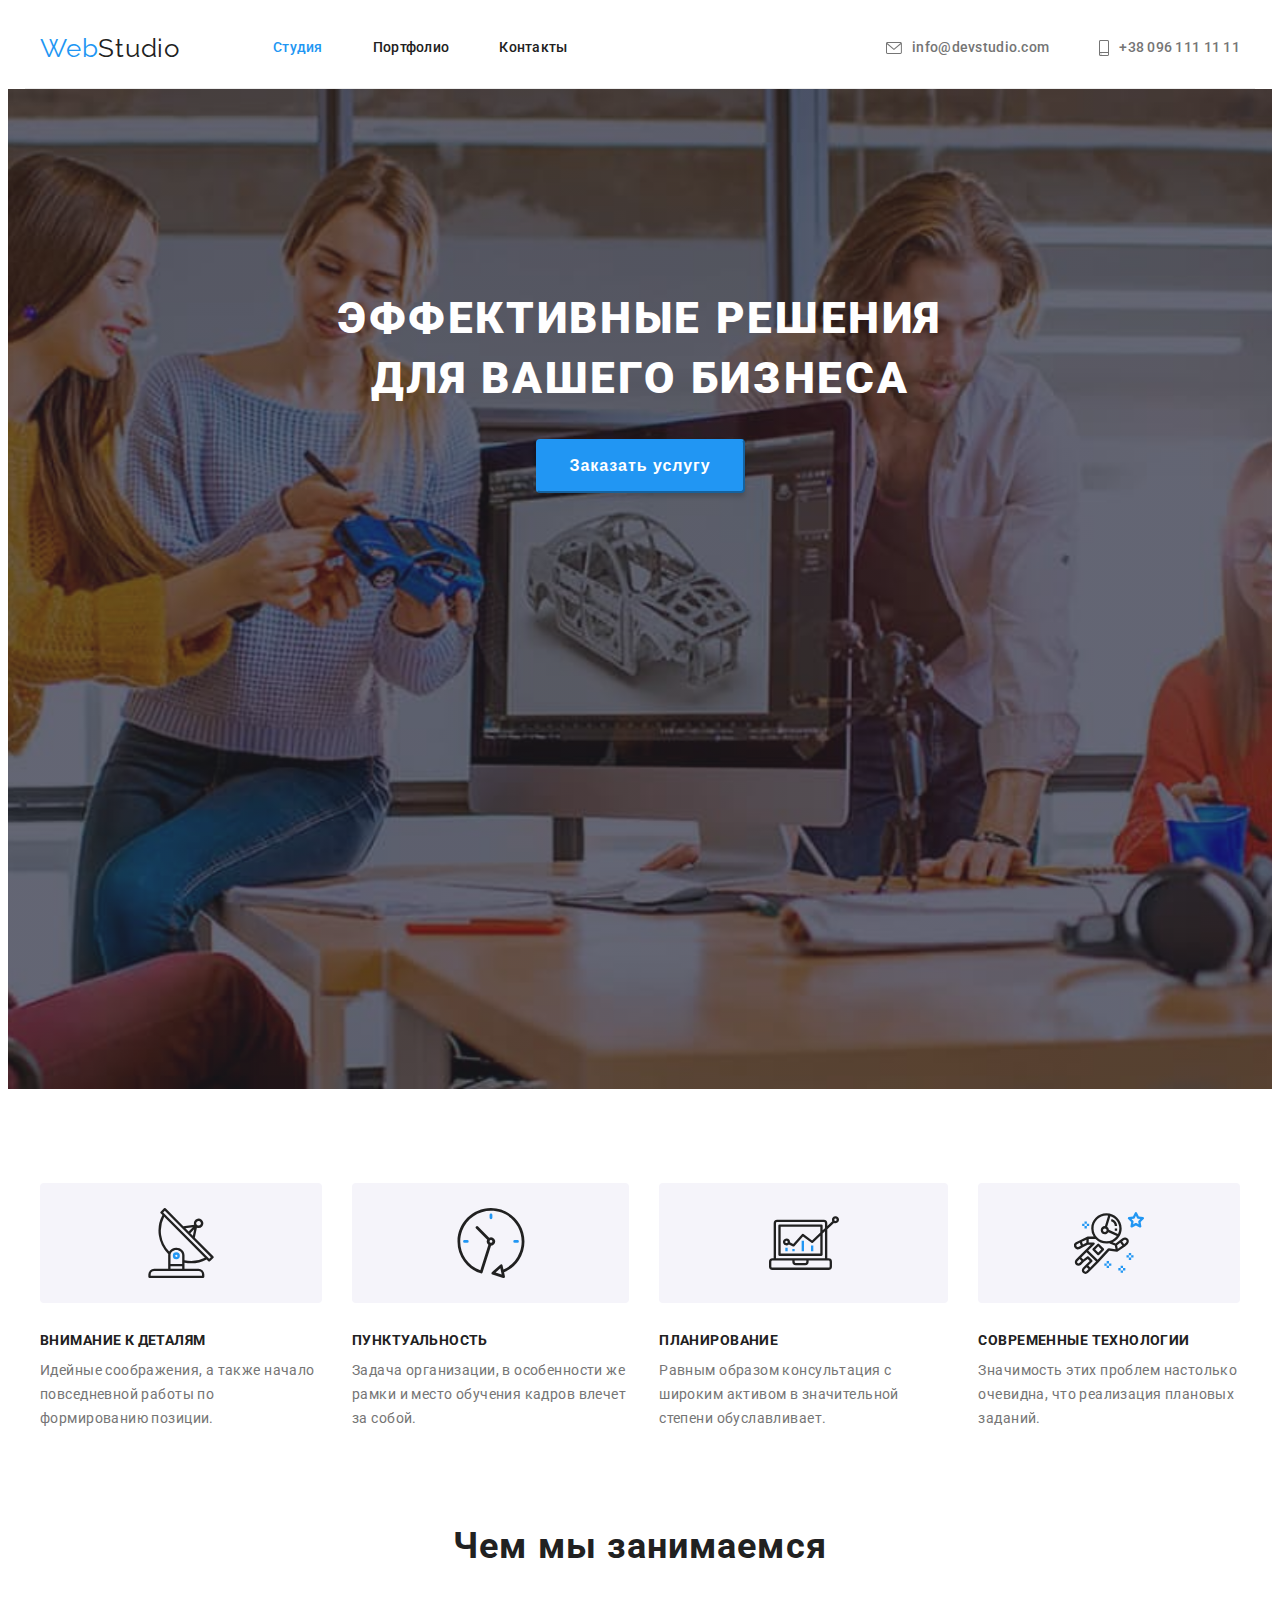
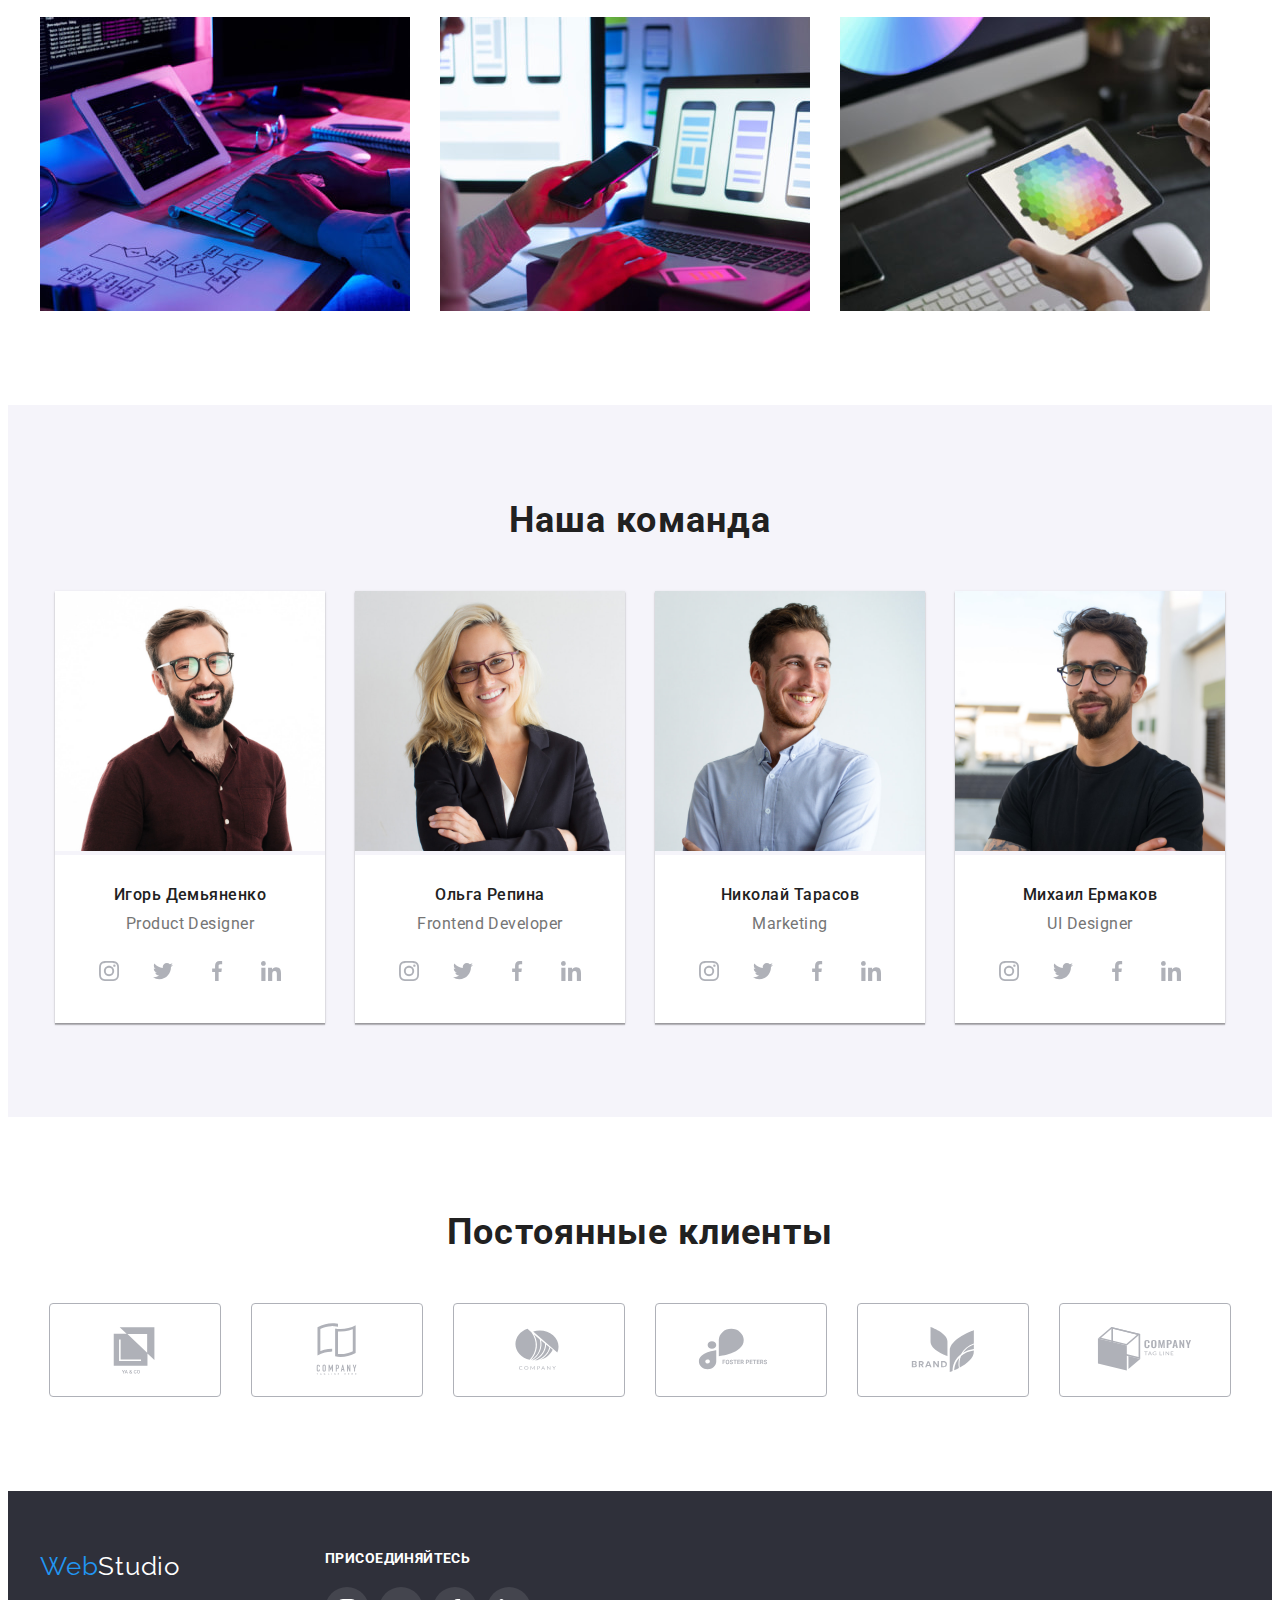
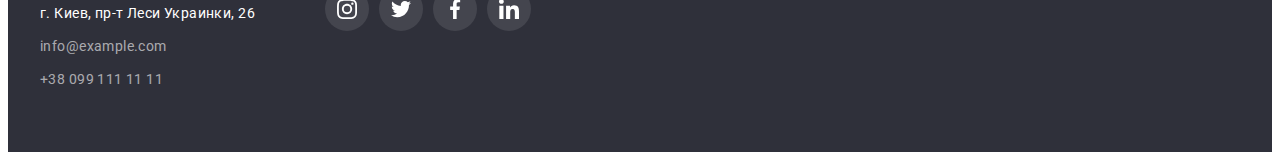
<file: index.html>
<!DOCTYPE html>
<html lang="ru">
<head>
    <meta charset="UTF-8">
    <meta http-equiv="X-UA-Compatible" content="IE=edge">
    <meta name="viewport" content="width=device-width, initial-scale=1.0">
    <title>Document</title>
    <link rel="preconnect" href="https://fonts.googleapis.com"> 
    <link rel="preconnect" href="https://fonts.gstatic.com" crossorigin> 
    <link href="https://fonts.googleapis.com/css2?family=Raleway:wght@700&family=Roboto:wght@400;500;700;900&display=swap" rel="stylesheet">
    <link rel="stylesheet" href="https://cdnjs.cloudflare.com/ajax/libs/modern-normalize/1.1.0/modern-normalize.min.css" integrity="sha512-wpPYUAdjBVSE4KJnH1VR1HeZfpl1ub8YT/NKx4PuQ5NmX2tKuGu6U/JRp5y+Y8XG2tV+wKQpNHVUX03MfMFn9Q==" crossorigin="anonymous" referrerpolicy="no-referrer" />
    <link rel="stylesheet" href="./css/styles.css"/>
</head>
<body>
     <!-- header-->  
    <header class="header">
        <div class="container">   
            <a href="" lang="en" class="logo"><span class="accent">Web</span>Studio </a>
            <nav class="main-nav">
            <ul class="site-nav list"> 
                <li class="item"><a class="site-nav-link current" href="">Студия</a></li>
                <li class="item"><a class="site-nav-link" href="./portfolio.html">Портфолио</a></li> 
                <li class="item"><a class="site-nav-link" href="" >Контакты</a></li>
            </ul>
        </nav>
            <ul class="contact-nav list">
                <li class="item">
                    <a class="contact-nav-link" href="emailto:info@devstudio.com">                     
                        <svg class="contact-icon" width="16" height="12">
                        <use href="./images/sprite.svg#icon-envelope"></use>
                        </svg> info@devstudio.com </a>
                </li>
                <li class="item">
                    <a class="contact-nav-link" href="tel:+380961111111">                     
                        <svg class="contact-icon" width="10" height="16">
                        <use href="./images/sprite.svg#icon-smartphone"></use>
                        </svg> +38 096 111 11 11 </a>
                </li>
            </ul>      
        </div>
    </header>
      
    <main>
        <!--Hero -->
    <section class="hero">
        <div class="container">
        <h1 class="hero-title">Эффективные решения<br>для вашего бизнеса</h1>
        <button class="hero-button">Заказать услугу</button>
        </div>
    </section>
    
        <!--Заголовок для ассистивных технологий-->
        <section class="section">
            <div class="container">   
        <h2 class="visually-hidden">Преимущество студии </h2>
            <ul class="feature-list list">

                <li class="feature-item item">
                    <div class="features-icon">
                    <svg class="icon-feature" width="70" height="70">
                        <use href="./images/sprite.svg#icon-antenna"></use>
                    </svg>
                    </div>
                        <h3 class="feature-title">Внимание к деталям</h3>
                        <p class="feature-text">Идейные соображения, а также начало повседневной работы по формированию позиции.</p>
                   </li>
                <li class="feature-item item">
                    <div class="features-icon">
                        <svg class="icon-feature" width="70" height="70">
                            <use href="./images/sprite.svg#icon-clock"></use>
                        </svg>
                        </div> 
                    <h3 class="feature-title">Пунктуальность</h3>
                    <p class="feature-text">Задача организации, в особенности же рамки и место обучения кадров влечет за собой.</p>
                </li>
                <li class="feature-item item">
                        <div class="features-icon">
                        <svg class="icon-feature" width="70" height="70">
                            <use href="./images/sprite.svg#icon-diagram"></use>
                        </svg>
                        </div>
                    <h3 class="feature-title">Планирование</h3>
                    <p class="feature-text">Равным образом консультация с широким активом в значительной степени обуславливает.</p>
                </li>
                <li class="feature-item item">
                    <div class="features-icon">
                        <svg class="icon-feature" width="70" height="70">
                            <use href="./images/sprite.svg#icon-astronaut"></use>
                        </svg>
                        </div> 
                    <h3 class="feature-title">Современные технологии</h3>
                    <p class="feature-text">Значимость этих проблем настолько очевидна, что реализация плановых заданий.</p>
                </li>
            </ul>
            </div>
    </section>
    <!-- Works-->  
    <section class="section no-padding">
        <div class="container">
        <h2 class="section-title">Чем мы занимаемся</h2>
        <ul class="list work-list">
            <li class="item">
                <img class="img" src="./images/img-1.jpg" alt="Работа с планшетом и клавиатурою" width="370" height="294">
            </li>
            <li class="item">
                <img class="img" src="./images/img-2.jpg" alt="Работа с ноутбуком и телефоном" width="370" height="294" >
            </li>
            <li class="item">
                <img class="img" src="./images/img-3.jpg" alt="Работа с планшетом" width="370" height="294" >
            </li>
        </ul>
    </div>
    </section>

    <!--Staff -->
    <section class="section staff">
        <div class="container">
            <h2 class="section-title">Наша команда</h2>
            <ul class="staff-list list">
                <li class="staff-item item">
                    <img src="./images/img-4.jpg" alt="Игорь Демьяненко" width="270" height="260">
                <div class="staff-info">
                    <h3 class="staff-title">Игорь Демьяненко</h3>
                    <p class="staff-prof" lang="en">Product Designer</p>
                   <ul class="staff-list">
                       <li class="social-item">
                            <a class="social-links" href="instagram">
                             <svg class="social-icon" width="20" height="20">
                                 <use href="./images/sprite.svg#icon-instagram" aria-label="instargam" target="no_blank" rel="noopener noreferer" ></use>
                             </svg>
                             </a>
                        </li>
                        <li class="social-item">
                            <a class="social-links" href="twitter">
                             <svg class="social-icon" width="20" height="20">
                                 <use href="./images/sprite.svg#icon-twitter" aria-label="instargam" target="no_blank" rel="noopener noreferer" ></use>
                             </svg>
                             </a>
                        </li>
                        <li class="social-item">
                            <a class="social-links href="facebook">
                            <svg class="social-icon" width="20" height="20">
                                 <use href="./images/sprite.svg#icon-facebook"aria-label="facebook" target="no_blank" rel="noopener noreferer" ></use>
                             </svg>
                            </a>
                        </li> 
                        <li class="social-item">
                            <a class="social-links" href="linkedin">
                            <svg class="social-icon" width="20" height="20">
                                 <use href="./images/sprite.svg#icon-linkedin"aria-label="linkedin" target="no_blank" rel="noopener noreferer" ></use>
                            </svg>
                            </a>
                        </li> 
                   </ul> 
                </div>
                <li class="staff-item item">
                    <img src="./images/img-5.jpg" alt="Ольга Репина" width="270" height="260">
                <div class="staff-info">
                    <h3 class="staff-title">Ольга Репина</h3>
                    <p class="staff-prof" lang="en">Frontend Developer</p>
                    <ul class="staff-list">
                        <li class="social-item">
                             <a class="social-links" href="instagram">
                              <svg class="social-icon" width="20" height="20">
                                  <use href="./images/sprite.svg#icon-instagram" aria-label="instargam" target="no_blank" rel="noopener noreferer" ></use>
                              </svg>
                              </a>
                        </li>
                        
                        <li class="social-item">
                                <a class="social-links" href="twitter">
                                <svg class="social-icon" width="20" height="20">
                                    <use href="./images/sprite.svg#icon-twitter" aria-label="instargam" target="no_blank" rel="noopener noreferer" ></use>
                                </svg>
                                </a>
                        </li>
                        <li class="social-item">
                                <a class="social-links href="facebook">
                                <svg class="social-icon" width="20" height="20">
                                    <use href="./images/sprite.svg#icon-facebook"aria-label="facebook" target="no_blank" rel="noopener noreferer" ></use>
                                </svg>
                                </a>
                        </li> 
                        <li class="social-item">
                                <a class="social-links" href="linkedin">
                                <svg class="social-icon" width="20" height="20">
                                    <use href="./images/sprite.svg#icon-linkedin"aria-label="linkedin" target="no_blank" rel="noopener noreferer" ></use>
                                </svg>
                                </a>
                         </li> 
                    </ul> 
                </div>
                </li>
                <li class="staff-item item">
                        <img src="./images/img-6.jpg" alt="Николай Тарасов" width="270" height="260">
                    <div class="staff-info">
                     <h3 class="staff-title">Николай Тарасов</h3>
                        <p class="staff-prof" lang="en">Marketing</p>
                    <ul class="staff-list">
                        <li class="social-item">
                                <a class="social-links" href="instagram">
                                <svg class="social-icon" width="20" height="20">
                                    <use href="./images/sprite.svg#icon-instagram" aria-label="instargam" target="no_blank" rel="noopener noreferer" ></use>
                                </svg>
                                </a>
                        </li>
                        <li class="social-item">
                                <a class="social-links" href="twitter">
                                <svg class="social-icon" width="20" height="20">
                                    <use href="./images/sprite.svg#icon-twitter" aria-label="instargam" target="no_blank" rel="noopener noreferer" ></use>
                                </svg>
                                </a>
                        </li>
 
                         <li class="social-item">
                             <a class="social-links href="facebook">
                             <svg class="social-icon" width="20" height="20">
                                  <use href="./images/sprite.svg#icon-facebook"aria-label="facebook" target="no_blank" rel="noopener noreferer" ></use>
                              </svg>
                          </a>
                         </li> 
                         <li class="social-item">
                                <a class="social-links" href="linkedin">
                                <svg class="social-icon" width="20" height="20">
                                    <use href="./images/sprite.svg#icon-linkedin"aria-label="linkedin" target="no_blank" rel="noopener noreferer" ></use>
                                </svg>
                                </a>
                         </li> 
                    </ul> 
                    </div>
                </li>
                    <li class="staff-item item">
                        <img src="./images/img-7.jpg" alt="Михаил Ермаков" width="270" height="260">
                    <div class="staff-info">
                        <h3 class="staff-title">Михаил Ермаков</h3>
                        <p class="staff-prof" lang="en">UI Designer</p>
                        <ul class="staff-list">
                            <li class="social-item">
                                <a class="social-links" href="instagram">
                                <svg class="social-icon" width="20" height="20">
                                    <use href="./images/sprite.svg#icon-instagram" aria-label="instargam" target="no_blank" rel="noopener noreferer" ></use>
                                </svg>
                                </a>
                            </li>
                            <li class="social-item">
                                <a class="social-links" href="twitter">
                                <svg class="social-icon" width="20" height="20">
                                    <use href="./images/sprite.svg#icon-twitter" aria-label="instargam" target="no_blank" rel="noopener noreferer" ></use>
                                </svg>
                                </a>
                            </li>
 
                            <li class="social-item">
                                <a class="social-links href="facebook">
                                <svg class="social-icon" width="20" height="20">
                                    <use href="./images/sprite.svg#icon-facebook"aria-label="facebook" target="no_blank" rel="noopener noreferer" ></use>
                                </svg>
                                </a>
                            </li> 
                            <li class="social-item">
                                <a class="social-links" href="linkedin">
                                <svg class="social-icon" width="20" height="20">
                                    <use href="./images/sprite.svg#icon-linkedin"aria-label="linkedin" target="no_blank" rel="noopener noreferer" ></use>
                                </svg>
                                </a>
                            </li> 
                        </ul> 
                    </div>
                </li>
            </ul>
        </div>  
    </section>
    </main>
       <!-- Clients-->  
       <section class="section">
        <div class="container">
        <h2 class="client-title">Постоянные клиенты</h2>
        <ul class="client-list list">
            <li class="client-item">
                <a class="client-link" href="">
                    <svg class="client-icon" width="106" height="60">
                        <use href="./images/sprite.svg#icon-logo-1"></use>
                    </svg>
                </a>   
            </li>
            <li class="client-item">
                <a class="client-link" href="">
                    <svg class="client-icon" width="106" height="60">
                        <use href="./images/sprite.svg#icon-logo-2"></use>
                    </svg>
                </a> 
            </li>
            <li class="client-item">
                <a class="client-link" href="">
                    <svg class="client-icon" width="106" height="60">
                        <use href="./images/sprite.svg#icon-logo-3"></use>
                    </svg>
                </a> 
            </li>
            <li class="client-item">
                <a class="client-link" href="">
                    <svg class="client-icon" width="106" height="60">
                        <use href="./images/sprite.svg#icon-logo-4"></use>
                    </svg>
                </a> 
            </li>
            <li class="client-item">
                <a class="client-link" href="">
                    <svg class="client-icon" width="106" height="60">
                        <use href="./images/sprite.svg#icon-logo-5"></use>
                    </svg>
                </a> 
            </li>
            <li class="client-item">
                <a class="client-link" href="">
                    <svg class="client-icon" width="106" height="60">
                        <use href="./images/sprite.svg#icon-logo-6"></use>
                    </svg>
                </a> 
            </li>  
        </ul>
    </div>
    </section> 

<!--Footer -->
    <footer class="full-address">
        <div class="container">
            <div class="footer-address">
          <a href="" class="logo-footer"><span class="accent">Web</span>Studio</a>
          <address>
            <ul class="list">
              <li class="address-item"><a class="address" href="https://goo.gl/maps/iAnGkHz59hrHcrNM6">г. Киев, пр-т Леси Украинки, 26</a></li>
              <li class="address-item"><a class="address-mail" href="mailto:info@example.com">info@example.com</a></li>
              <li class="address-item"><a class="address-tel" href="tel:380991111111">+38 099 111 11 11</a></li>
            </ul>
           </address>
        </div>
        <div class="footer-social">
            <h2>Присоединяйтесь</h2>
            <ul class="list">
                <li class="item">
                    <a class="social-link" href="instagram" aria-label="Instagram">
                        <svg class="social-logo" width="20" height="20">
                            <use href="./images/sprite.svg#icon-instagram"></use>
                        </svg>
                        </a>
                </li>
                <li class="item">
                    <a class="social-link" href="twitter" aria-label="Twitter">
                        <svg class="social-logo" width="20" height="20">
                            <use href="./images/sprite.svg#icon-twitter"></use>
                      </svg>
                    </a>
                </li>
                <li class="item">
                    <a class="social-link" href="facebook" aria-label="Facebook">
                        <svg class="social-logo" width="20" height="20">
                            <use href="./images/sprite.svg#icon-facebook"></use>
                        </svg>
                        </a>
                </li>
                <li class="item">
                    <a class="social-link" href="linkedin" aria-label="linkedin">
                        <svg class="social-logo" width="20" height="20">
                            <use href="./images/sprite.svg#icon-linkedin"></use>
                        </svg>
                        </a>
                </li>
            </ul>
        </div>
    </div>
      </footer>

</body>
</html>
</file>
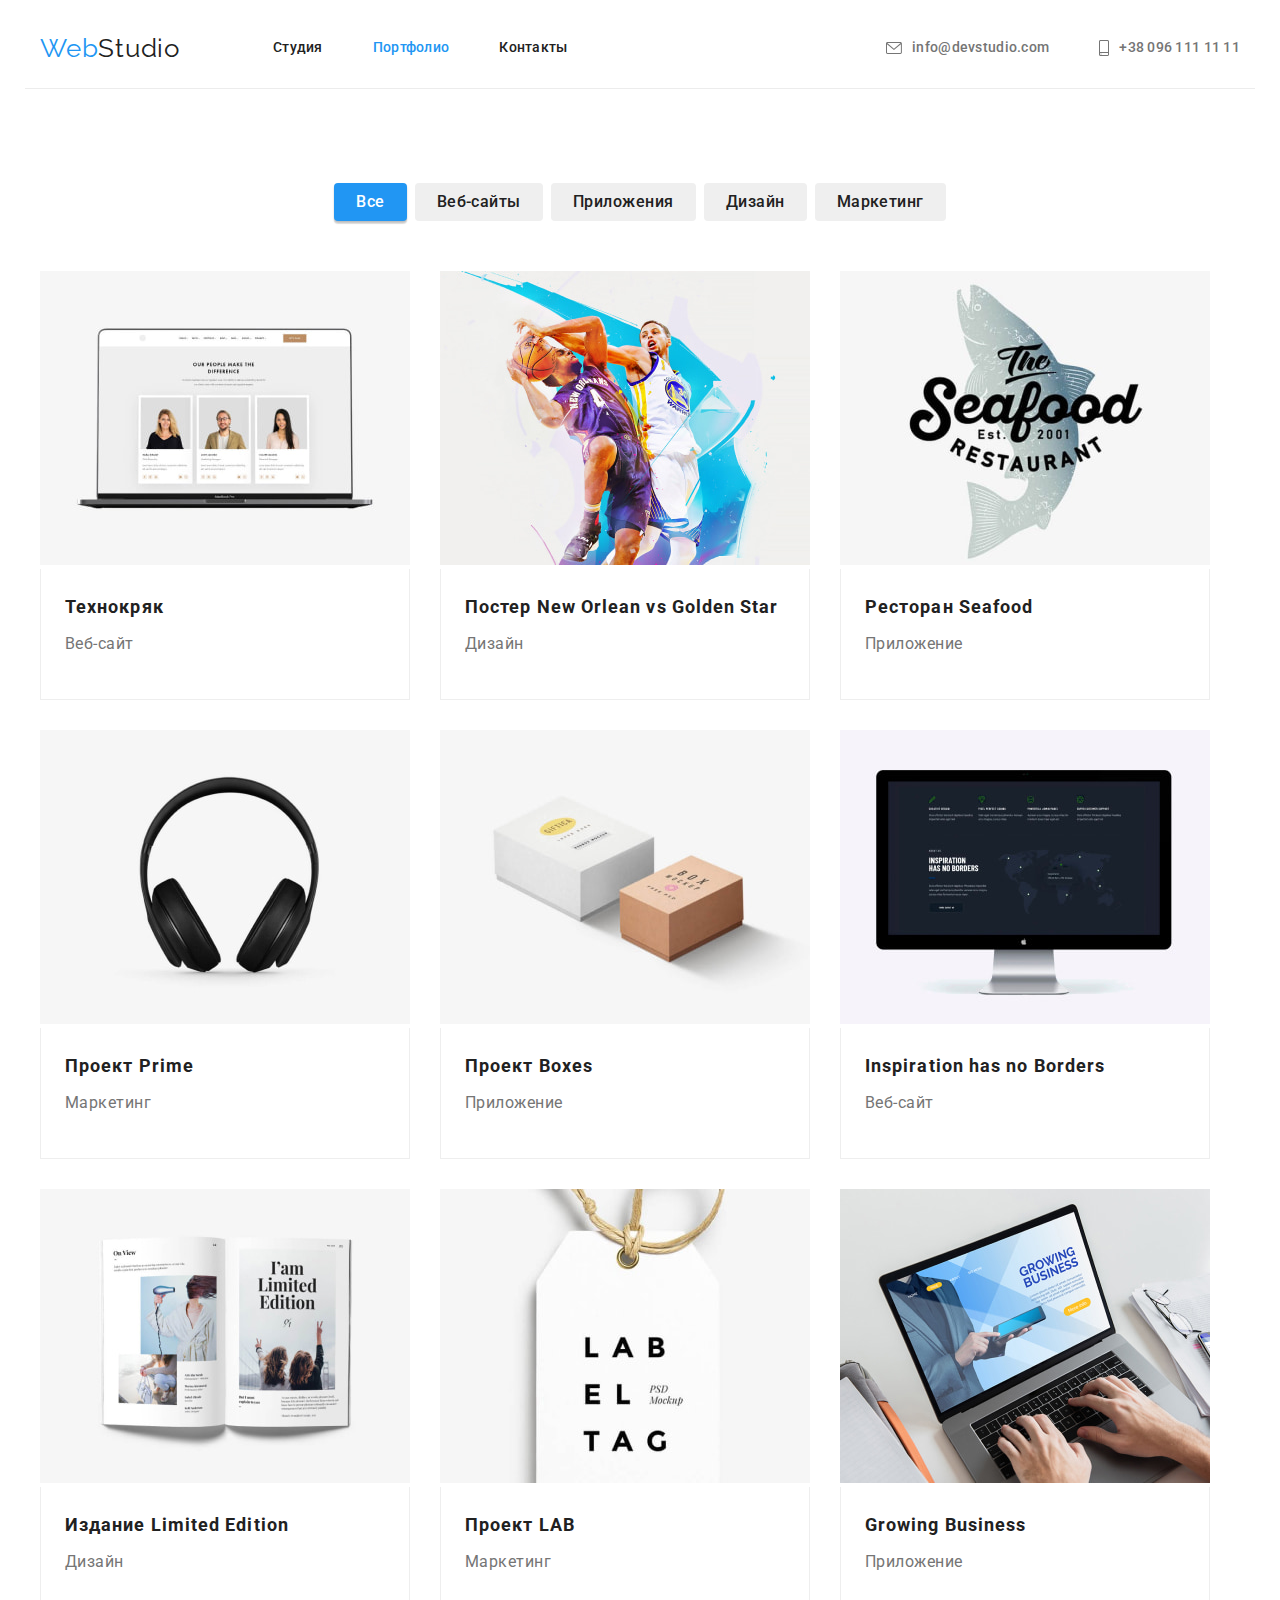
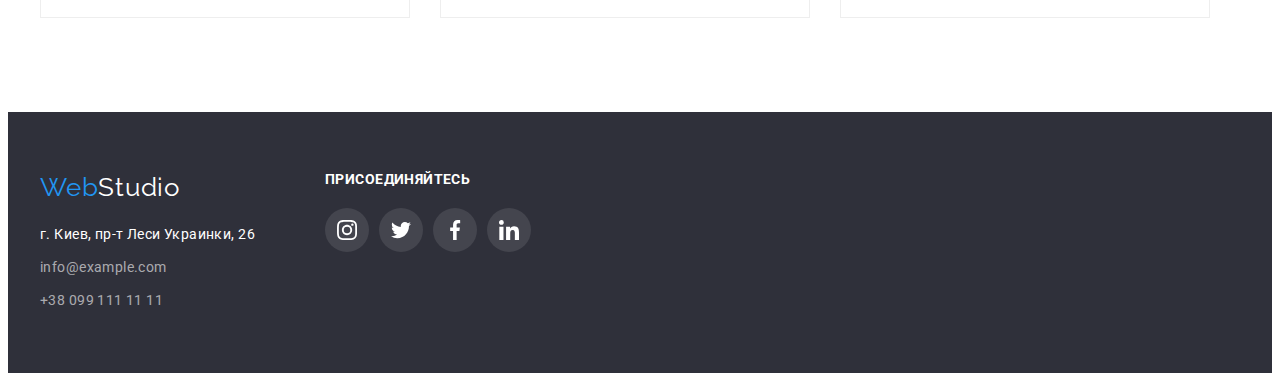
<file: portfolio.html>
<!DOCTYPE html>
<html lang="ru">
<head>
    <meta charset="UTF-8">
    <meta http-equiv="X-UA-Compatible" content="IE=edge">
    <meta name="viewport" content="width=device-width, initial-scale=1.0">
    <title>Document</title>
    <link rel="preconnect" href="https://fonts.googleapis.com"> 
    <link rel="preconnect" href="https://fonts.gstatic.com" crossorigin> 
    <link href="https://fonts.googleapis.com/css2?family=Raleway:wght@700&family=Roboto:wght@400;500;700;900&display=swap" rel="stylesheet">
    <link rel="stylesheet" href="https://cdnjs.cloudflare.com/ajax/libs/modern-normalize/1.1.0/modern-normalize.min.css" integrity="sha512-wpPYUAdjBVSE4KJnH1VR1HeZfpl1ub8YT/NKx4PuQ5NmX2tKuGu6U/JRp5y+Y8XG2tV+wKQpNHVUX03MfMFn9Q==" crossorigin="anonymous" referrerpolicy="no-referrer" />
    <link rel="stylesheet" href="./css/styles.css"/>
</head>
<body>
     <!-- header-->  
     <header class="header">
        <div class="container">   
            <a href="" lang="en" class="logo"><span class="accent">Web</span>Studio </a>
            <nav class="main-nav">
            <ul class="site-nav list"> 
                <li class="item"><a class="site-nav-link" href="./index.html">Студия</a></li>
                <li class="item"><a class="site-nav-link current" href="">Портфолио</a></li> 
                <li class="item"><a class="site-nav-link" href="" >Контакты</a></li>
            </ul>
        </nav>
            <ul class="contact-nav list">
                <li class="item">
                    <a class="contact-nav-link" href="emailto:info@devstudio.com">                     
                        <svg class="contact-icon" width="16" height="12">
                        <use href="./images/sprite.svg#icon-envelope"></use>
                        </svg> info@devstudio.com </a>
                </li>
                <li class="item">
                    <a class="contact-nav-link" href="tel:+380961111111">                     
                        <svg class="contact-icon" width="10" height="16">
                        <use href="./images/sprite.svg#icon-smartphone"></use>
                        </svg> +38 096 111 11 11 </a>
                </li>
            </ul>      
        </div>
    </header>
      
    <main>
 <!-- портфолио -->
    <section class="section">
        <div class="container">
        <h1 class="visually-hidden">Наши работы</h1>
         <ul class="list button-list">
            <li class="item"><button class="button current" type="button">Все</button></li>
            <li class="item"><button class="button" type="button">Веб-сайты</button></li>
            <li class="item"><button class="button" type="button">Приложения</button></li>
            <li class="item"><button class="button" type="button">Дизайн</button></li>
            <li class="item"><button class="button" type="button">Маркетинг</button></li>
         </ul>
         
        <ul class="project-list list">
           <li class="project-item"><a class="project-link" href="">
                <img src="./images-portfolio/img-1.jpg" alt="Три фотографии людей на ноутбуке" width="370" height="294">
                <div class="project-descripton">
                    <h2 class="title">Технокряк</h2> 
                    <p class="text">Веб-сайт</p>
                </div>
            </a>
            </li>
          
             <li class="project-item"><a class="project-link" href=""> 
                <img src="./images-portfolio/img-2.jpg" alt="Двое баскетболистов" width="370" height="294">
                <div class="project-descripton">
                    <h2 class="title"> Постер New Orlean vs Golden Star</h2> 
                    <p class="text">Дизайн</p>
                </div>
                </a>
            </li>

            <li class="project-item"><a class="project-link" href="">
                <img src="./images-portfolio/img-3.jpg" alt="Рыба" width="370" height="294">
                <div class="project-descripton">
                    <h2 class="title">Ресторан Seafood</h2> 
                    <p class="text">Приложение</p>  
                </div>
                </a>
                </li>

            <li class="project-item"><a class="project-link" href="">
                <img src="./images-portfolio/img-4.jpg" alt="Наушники" width="370" height="294">
                <div class="project-descripton">
                    <h2 class="title">Проект Prime</h2> 
                    <p class="text">Маркетинг</p>
                </div>
                </a>
            </li>

            <li class="project-item"><a class="project-link" href="">
                <img src="./images-portfolio/img-5.jpg" alt="Две коробки" width="370" height="294">
                <div class="project-descripton">
                    <h2 class="title">Проект Boxes</h2> 
                    <p class="text">Приложение</p>
                </div>
                </a>
            </li>

            <li class="project-item"><a class="project-link" href=""> 
                <img src="./images-portfolio/img-6.jpg" alt="Монитор" width="370" height="294">
                <div class="project-descripton">
                    <h2 class="title">Inspiration has no Borders</h2> 
                    <p class="text">Веб-сайт</p>
                </div>
                </a>
            </li>

            <li class="project-item"><a class="project-link" href=""> 
                <img src="./images-portfolio/img-7.jpg" alt="Книга" width="370" height="294">
                <div class="project-descripton">
                    <h2 class="title">Издание Limited Edition</h2> 
                    <p class="text">Дизайн</p>
                </div>
                </a>
            </li>

            <li class="project-item"><a class="project-link" href=""> 
                <img src="./images-portfolio/img-8.jpg" alt="Ярлык" width="370" height="294">
                <div class="project-descripton">
                    <h2 class="title">Проект LAB</h2> 
                    <p class="text">Маркетинг</p>
                </div>
                </a>
                </li>

            <li class="project-item"><a class="project-link" href=""> 
                <img src="./images-portfolio/img-9.jpg" alt="Человек за ноутбуком" width="370" height="294">
                <div class="project-descripton">
                    <h2 class="title">Growing Business</h2> 
                    <p class="text">Приложение</p>
                </div>
                </a>
            </li> 
        </ul>
        </div>
        </section>
    </main>

<!--Footer -->
<footer class="full-address">
    <div class="container">
        <div class="footer-address">
      <a href="" class="logo-footer"><span class="accent">Web</span>Studio</a>
      <address>
        <ul class="list">
          <li class="address-item"><a class="address" href="https://goo.gl/maps/iAnGkHz59hrHcrNM6">г. Киев, пр-т Леси Украинки, 26</a></li>
          <li class="address-item"><a class="address-mail" href="mailto:info@example.com">info@example.com</a></li>
          <li class="address-item"><a class="address-tel" href="tel:380991111111">+38 099 111 11 11</a></li>
        </ul>
       </address>
    </div>
    <div class="footer-social">
        <h2>Присоединяйтесь</h2>
        <ul class="list">
            <li class="item">
                <a class="social-link" href="instagram" aria-label="Instagram">
                    <svg class="social-logo" width="20" height="20">
                        <use href="./images/sprite.svg#icon-instagram"></use>
                    </svg>
                    </a>
            </li>
            <li class="item">
                <a class="social-link" href="twitter" aria-label="Twitter">
                    <svg class="social-logo" width="20" height="20">
                        <use href="./images/sprite.svg#icon-twitter"></use>
                  </svg>
                </a>
            </li>
            <li class="item">
                <a class="social-link" href="facebook" aria-label="Facebook">
                    <svg class="social-logo" width="20" height="20">
                        <use href="./images/sprite.svg#icon-facebook"></use>
                    </svg>
                    </a>
            </li>
            <li class="item">
                <a class="social-link" href="linkedin" aria-label="linkedin">
                    <svg class="social-logo" width="20" height="20">
                        <use href="./images/sprite.svg#icon-linkedin"></use>
                    </svg>
                    </a>
            </li>
        </ul>
    </div>
</div>
  </footer>
</body>
</html>
</file>
<file: css/styles.css>
:root{
    --primary-text-color:#757575;
    --title-text-color:#212121;
    --white-color: #FFFFFF;
    --accent-color:#2196F3;
    --primary-background-color: #FFFFFF;
    --secondary-background-color: #F5F4FA;
    --color-icon:#AFB1B8;
}

html{
    box-sizing: border-box;
}

body{
    color:var(--primary-text-color);
    background-color:var(--primary-background-color);
    font-family: Roboto, sans-serif;   
}

.list{
    list-style: none;
    margin-top: 0;
    margin-bottom: 0;
    padding-left:0;
    padding-right:0;
}
.container{
    margin-left:auto;
    margin-right:auto;
    width:1200px;
    padding-left: 15px;
    padding-right: 15px;   
}
h1, h2, h3, p, ul{
    margin: 0;
    padding:0;
}

/* header */
.header .container{
    border-bottom: 1px solid #ECECEC; 
}

.header .container, 
.main-nav,
.contact-nav,
.site-nav{
    display:flex;
    align-items: center;
}

.logo {
    text-decoration: none;
    color:var(--title-text-color);
    font-family: Raleway;
    font-size:26px;
    line-height: 1.19;
    letter-spacing:0.03em;
}

.accent{
    color:var(--accent-color);
}

 /* cтілізація site-nav */
.site-nav {
    margin-left:93px;
}

.site-nav .item:not(:last-child){
    margin-right: 50px;
}

.site-nav-link{  
    display:block;    
    padding-top: 32px;
    padding-bottom: 32px; 

    text-decoration: none;
    color:var(--title-text-color);
    font-weight: 500;
    font-size: 14px;
    line-height: 1.14;
    letter-spacing: 0.02em;
}

/* contact-nav*/
.contact-nav {
    margin-left: auto;
}

.contact-nav .item:not(:last-child){
    margin-right: 50px;
}

.site-nav-link:hover,
.site-nav-link:focus,
.site-nav-link.current{
    color:var(--accent-color);
}

.contact-nav-link{
    display:flex;
    align-items:center;
    padding-top: 32px;
    padding-bottom: 32px; 

    text-decoration: none;
    color:var(--primary-text-color);
    font-weight: 500;
    font-size: 14px;
    line-height: 1.14;
    letter-spacing: 0.02em;
 }

 .contact-nav-link:hover,
 .contact-nav-link:focus{
    color:var(--accent-color);
    cursor: pointer;
 }
 
.contact-icon{
    fill:currentColor;
    margin-right: 10px;
 }

 /* main */
 /* hero */
 .hero{
    padding-top: 200px;
    padding-bottom: 200px;
    text-align: center;
     
    background-image: linear-gradient(to right,rgba(47, 48, 58, 0.4),rgba(47, 48, 58, 0.4)),
    url(../images/bg-hero.jpg);
    height: 600px;
    max-width: 1600px;
    margin-left:auto;
    margin-right: auto;
    background-repeat: no-repeat;
    background-position: center;
    background-size: cover;
    background-color:rgba(47, 48, 58, 1); 
   
}
.hero-title{
    margin-top: 0px; 
    margin-bottom: 30px;
 
    color:var(--white-color);
    font-weight: 900;
    font-size: 44px;
    line-height: 1.36;
    letter-spacing: 0.06em;
    text-transform: uppercase;
}

.hero-button{
    display: inline-block;
    min-width: 200px;
    padding: 10px 32px;
    border-radius: 4px;

    cursor: pointer;
    color:var(--white-color);
    background-color:var(--accent-color);
    border-color: var(--accent-color);
    box-shadow: 0px 4px 4px rgba(0, 0, 0, 0.15);
    font-weight: 700;
    font-size: 16px;
    line-height: 1.88;
    letter-spacing: 0.06em;   
}

.section-title {
    margin-top: 0;
    margin-bottom: 50px;

    color:var(--title-text-color);
    font-weight: 700;
    font-size: 36px;
    line-height: 1.17;
    text-align: center;
    letter-spacing: 0.03em;
}

/* features */
.visually-hidden {
    position: absolute;
    width: 1px;
    height: 1px;
    margin: -1px;
    border: 0;
    padding: 0;
    clip: rect(0 0 0 0);
    overflow: hidden;
}
.feature-list{
    display: flex;  
}

.feature-item:not(:last-child){
    margin-right: 30px;
}
.features-icon{
    display: flex;
    align-items: center;
    justify-content: center;
    height: 120px;
    background-color: #F5F4FA;
    border-radius: 4px;
    margin-bottom: 30px;
}
.icon-feature{
    align-items: center;
    justify-content: center;
    background-position: center;
}

.feature-list .feature-title{
    margin-top: 0;
    margin-bottom: 10px;
 
    color:var(--title-text-color); 
    font-weight: 700;
    font-size: 14px;
    line-height: 1.14;
    letter-spacing: 0.03em;
    text-transform: uppercase;
}

.feature-list .feature-text{
    color:var(--primary-text-color); 
    font-size: 14px;
    line-height: 1.71;
    letter-spacing: 0.03em;
}

/* Works*/
.work-list, .staff-list{
    display: flex;
}
.img{
    display:block; 
    max-width:100%;
    height: auto;
}
.work-list .item:not(:last-child),
.staff-list .item:not(:last-child){
    margin-right: 30px;
}

/* Staff*/
.section{
    padding-top: 94px;
    padding-bottom: 94px;
}
.no-padding{
    padding-top: 0;
}

.staff{
    background: var(--secondary-background-color);
}
.staff-item{
    box-shadow: 0px 1px 3px rgba(0, 0, 0, 0.12), 0px 1px 1px rgba(0, 0, 0, 0.14), 0px 2px 1px rgba(0, 0, 0, 0.2);
}

.staff-info {
    padding-top: 30px;
    padding-bottom: 30px;
}

.staff-list .staff-title{
    margin-top: 0;
    margin-bottom: 10px;

    color:var(--title-text-color); 
    font-weight: 500;
    font-size: 16px;
    line-height: 1.19; 
    text-align: center;
    letter-spacing: 0.03em; 
}

.staff-list .staff-prof{
    margin-top: 0;
    margin-bottom: 16px;

    color:var(--primary-text-color);
    font-size: 16px;
    line-height: 1.19;
    text-align: center;
    letter-spacing: 0.03em;
} 
.staff-info{
    padding-top:30px;
    padding-bottom:30px;
    background-color: var(--white-color);
}
.staff-list{
    display:flex;
    justify-content: center;
    align-items: center;
}
.social-item{
list-style: none;
}

.social-item:not(:last-child){
    margin-right: 10px;
}

.social-links{
    display: flex;
    justify-content: center;
    align-items: center;
    width: 44px;
    height: 44px;
    border-radius: 50%;   
    background: rgba(255, 255, 255, 0.1);
    color: #AFB1B8;
}
.social-links:hover,
.social-links:focus{
    background-color: var(--accent-color);
    color: var(--white-color); 
    cursor:pointer;
}
.social-icon{
    fill:var(--color-icon);
    fill: currentColor;
}


/* Clients*/
.client-title{
margin-bottom: 50px;
font-weight: 700;
font-size: 36px;
line-height: 1.17;
text-align: center;
letter-spacing: 0.03em;
color: #212121;
}

.client-list{
  display:flex;
  justify-content: center;  
  align-items: center;
}
.client-item{
    display: flex;
}

.client-item:not(:last-child){
    margin-right: 30px;
}
.client-link{
    display: flex;
    width: 170px;
    height: 92px;
    border-radius: 4px;
    justify-content: center;
    align-items: center;
    color: #afb1b8;
    border: 1px solid currentColor;
} 
.client-link:hover, 
.client-link:focus{
    color: var(--accent-color); 
}

.client-icon{
    fill: currentColor;
}

/* portfolio */
.button-list {
    display: flex;
    margin-bottom: 50px;
    justify-content: center;
}

.button{
    padding: 6px 22px;
    border:transparent;
    border-radius: 4px;
    cursor: pointer;

    color:var(--title-text-color);
    font-family: inherit; 
    font-weight: 500;
    font-size: 16px;
    line-height: 1.63;
    letter-spacing: 0.03em;
}
.button.current,
.button:hover,
.button:focus{
    border-radius: 4px;
    color:var(--white-color);
    background: var(--accent-color);
    box-shadow: 0px 3px 1px rgba(0, 0, 0, 0.1), 0px 1px 2px rgba(0, 0, 0, 0.08), 0px 2px 2px rgba(0, 0, 0, 0.12);  
}

.button-list .item:not(:last-child){
    margin-right: 8px;
}
/* portfolio projects */
.project-list{
    display: flex;
    flex-wrap: wrap;
}

.project-list .project-link{
    text-decoration: none;
}

.project-item{
    width: 370px;
    margin-top: 0;
    margin-right: 30px;
    margin-bottom: 30px;    
}

.project-item:nth-child(3n){
    margin-right: 0;
}
.project-item:nth-last-child(-n+3){
    margin-bottom: 0;
}

.project-descripton{
    padding-top: 20px;
    padding-right: 24px;
    padding-bottom: 20px;
    padding-left: 24px;
    border: 1px solid #EEEEEE;
    border-top: 0;
}

.project-list .title{
    margin-top: 0;
    margin-bottom: 4px;

    color:var(--title-text-color);
    font-weight: 700;
    font-size: 18px;
    line-height: 2;
    letter-spacing: 0.06em;  
}

.project-list .text{
    margin-top: 0;
    margin-bottom: 20px;

    color:var(--primary-text-color);
    font-size: 16px;
    line-height: 1.88;
    letter-spacing: 0.03em;
}

.project-link:hover,
.project-link:focus{
    display: block;
    box-shadow: 0px 1px 1px rgba(0, 0, 0, 0.12), 0px 4px 4px rgba(0, 0, 0, 0.06), 1px 4px 6px rgba(0, 0, 0, 0.16);
    cursor: pointer;
}

/* footer */
.full-address{
    background: #2F303A;
    padding-top:60px;
    padding-bottom:60px;
}
.full-address .container{
  display:flex;
  align-items: basiline;  
}

.full-address .footer-address{
    margin-right:70px;
}

.logo-footer{
    display: inline-block;
    margin-bottom: 20px;

    text-decoration:none;
    color:var(--white-color);
    font-family: Raleway;
    font-size: 26px;
    line-height: 1.19;
    letter-spacing: 0.03em;
}

.address {
    text-decoration:none;
    color:var(--white-color); 
    font-style: normal;
    font-size: 14px;
    line-height: 1.71;
    letter-spacing: 0.03em;
}
.address-mail, .address-tel{
    text-decoration:none;
    color: rgba(255, 255, 255, 0.6);
    font-style: normal;
    font-size: 14px;
    line-height: 1.71;
    letter-spacing: 0.03em; 
}
.address-item:not(:last-child){
    margin-bottom: 9px;
}

.footer-social h2{
    margin-bottom: 20px;
    font-weight: 700;
    font-size: 14px;
    line-height: 1.14;
    letter-spacing: 0.03em;
    text-transform: uppercase;
    color: var(--white-color);
}

.footer-social .list{
    display:flex;
    justify-content: space-between;
}
.footer-social .social-link{
    display: flex;
    justify-content: center;
    align-items: center;
    margin-right: 10px;

    width: 44px;
    height: 44px;
    background: rgba(255, 255, 255, 0.1);
    border-radius: 50%;   
}
.social-link:hover,
.social-link:focus{
    background-color:var(--accent-color);
    cursor: pointer;
}
.footer-social .social-logo{
    fill:var(--white-color);
}
</file>
